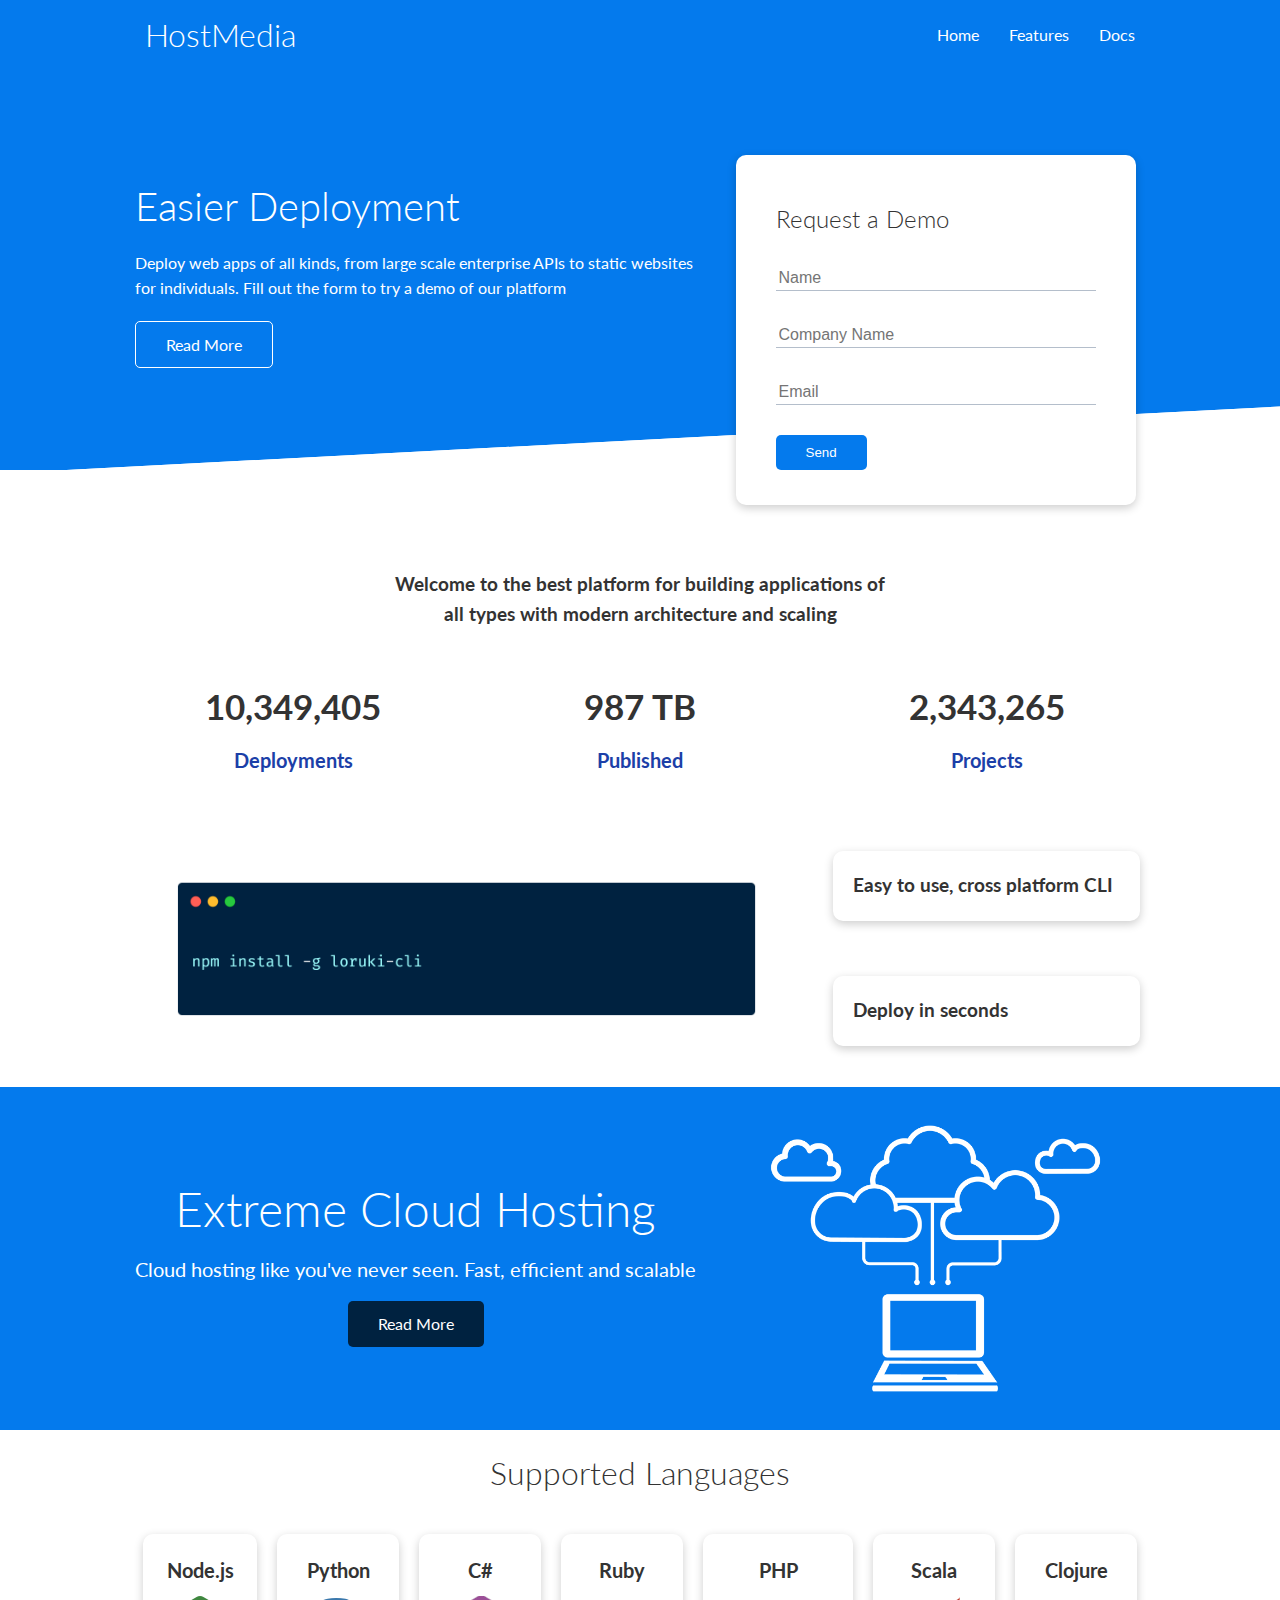
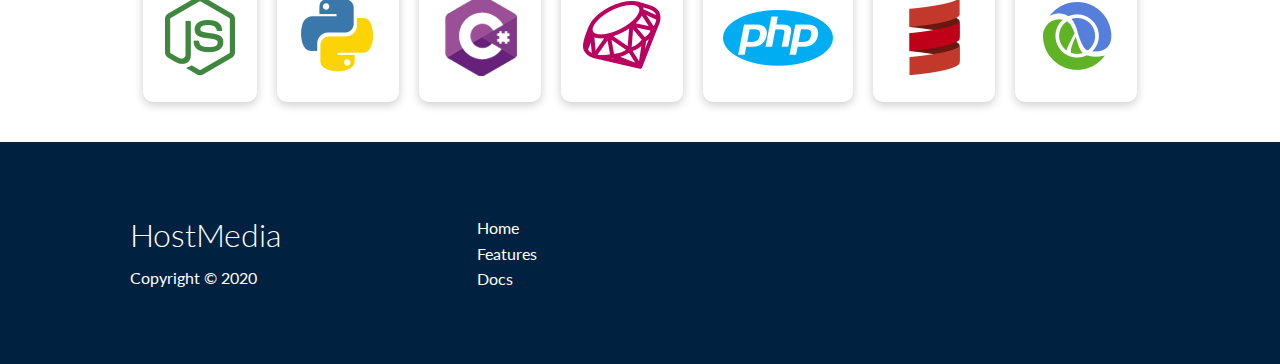
<file: index.html>
<!DOCTYPE html>
<html lang="en">
  <head>
    <meta charset="UTF-8" />
    <meta name="viewport" content="width=device-width, initial-scale=1.0" />
    <link
      rel="stylesheet"
      href="https://cdnjs.cloudflare.com/ajax/libs/font-awesome/5.15.1/css/all.min.css"
      integrity="sha512-+4zCK9k+qNFUR5X+cKL9EIR+ZOhtIloNl9GIKS57V1MyNsYpYcUrUeQc9vNfzsWfV28IaLL3i96P9sdNyeRssA=="
      crossorigin="anonymous"
    />
    <link rel="stylesheet" href="css/utilities.css" />
    <link rel="stylesheet" href="css/style.css" />
    <title>HostMedia | Cloud Hosting For Everyone</title>
  </head>
  <body>
    <!-- Navbar -->
    <div class="navbar">
      <div class="container flex">
        <h1 class="logo"><a href="index.html">HostMedia</a></h1>
        <nav>
          <ul>
            <li><a href="index.html">Home</a></li>
            <li><a href="features.html">Features</a></li>
            <li><a href="docs.html">Docs</a></li>
          </ul>
        </nav>
      </div>
    </div>

    <!-- Showcase -->
    <section class="showcase">
      <div class="container grid">
        <div class="showcase-text">
          <h1>Easier Deployment</h1>
          <p>
            Deploy web apps of all kinds, from large scale enterprise APIs to
            static websites for individuals. Fill out the form to try a demo of
            our platform
          </p>
          <a href="features.html" class="btn btn-outline">Read More</a>
        </div>

        <div class="showcase-form card">
          <h2>Request a Demo</h2>
          <!--  <form name="contact" netlify-honeypot="bot-field" method="POST" data-netlify="true">
                    <input type="hidden" name="form-name" value="contact">
                    <p class="hidden">
                        <label>Don’t fill this out if you're human: <input name="bot-field" /></label>
                      </p>
                    <div class="form-control">
                        <input type="text" name="name" placeholder="Name" required>
                    </div>
                    <div class="form-control">
                        <input type="text" name="company" placeholder="Company Name" required>
                    </div>
                    <div class="form-control">
                        <input type="email" name="email" placeholder="Email" required>
                    </div>
                    <input type="submit" value="Send" class="btn btn-primary">
                </form> -->
          <form>
            <div class="form-control">
              <input type="text" name="name" placeholder="Name" required />
            </div>
            <div class="form-control">
              <input
                type="text"
                name="company"
                placeholder="Company Name"
                required
              />
            </div>
            <div class="form-control">
              <input type="email" name="email" placeholder="Email" required />
            </div>
            <input type="submit" value="Send" class="btn btn-primary" />
          </form>
        </div>
      </div>
    </section>

    <!-- Stats -->
    <section class="stats">
      <div class="container">
        <h3 class="stats-heading text-center my-1">
          Welcome to the best platform for building applications of all types
          with modern architecture and scaling
        </h3>

        <div class="grid grid-3 text-center my-4">
          <div>
            <i class="fas fa-server fa-3x"></i>
            <h3>10,349,405</h3>
            <p class="text-secondary">Deployments</p>
          </div>
          <div>
            <i class="fas fa-upload fa-3x"></i>
            <h3>987 TB</h3>
            <p class="text-secondary">Published</p>
          </div>
          <div>
            <i class="fas fa-project-diagram fa-3x"></i>
            <h3>2,343,265</h3>
            <p class="text-secondary">Projects</p>
          </div>
        </div>
      </div>
    </section>

    <!-- Cli -->
    <section class="cli">
      <div class="container grid">
        <img src="images/cli.png" alt="" />
        <div class="card">
          <h3>Easy to use, cross platform CLI</h3>
        </div>
        <div class="card">
          <h3>Deploy in seconds</h3>
        </div>
      </div>
    </section>

    <!-- Cloud -->
    <section class="cloud bg-primary my-2 py-2">
      <div class="container grid">
        <div class="text-center">
          <h2 class="lg">Extreme Cloud Hosting</h2>
          <p class="lead my-1">
            Cloud hosting like you've never seen. Fast, efficient and scalable
          </p>
          <a href="features.html" class="btn btn-dark">Read More</a>
        </div>
        <img src="images/cloud.png" alt="" />
      </div>
    </section>

    <!-- Languages -->
    <section class="languages">
      <h2 class="md text-center my-2">Supported Languages</h2>
      <div class="container flex">
        <div class="card">
          <h4>Node.js</h4>
          <img src="images/logos/node.png" alt="" />
        </div>
        <div class="card">
          <h4>Python</h4>
          <img src="images/logos/python.png" alt="" />
        </div>
        <div class="card">
          <h4>C#</h4>
          <img src="images/logos/csharp.png" alt="" />
        </div>
        <div class="card">
          <h4>Ruby</h4>
          <img src="images/logos/ruby.png" alt="" />
        </div>
        <div class="card">
          <h4>PHP</h4>
          <img src="images/logos/php.png" alt="" />
        </div>
        <div class="card">
          <h4>Scala</h4>
          <img src="images/logos/scala.png" alt="" />
        </div>
        <div class="card">
          <h4>Clojure</h4>
          <img src="images/logos/clojure.png" alt="" />
        </div>
      </div>
    </section>

    <!-- Footer -->
    <footer class="footer bg-dark py-5">
      <div class="container grid grid-3">
        <div>
          <h1>HostMedia</h1>
          <p>Copyright &copy; 2020</p>
        </div>
        <nav>
          <ul>
            <li><a href="index.html">Home</a></li>
            <li><a href="features.html">Features</a></li>
            <li><a href="docs.html">Docs</a></li>
          </ul>
        </nav>
        <div class="social">
          <a href="#"><i class="fab fa-github fa-2x"></i></a>
          <a href="#"><i class="fab fa-facebook fa-2x"></i></a>
          <a href="#"><i class="fab fa-instagram fa-2x"></i></a>
          <a href="#"><i class="fab fa-twitter fa-2x"></i></a>
        </div>
      </div>
    </footer>
  </body>
</html>
</file>
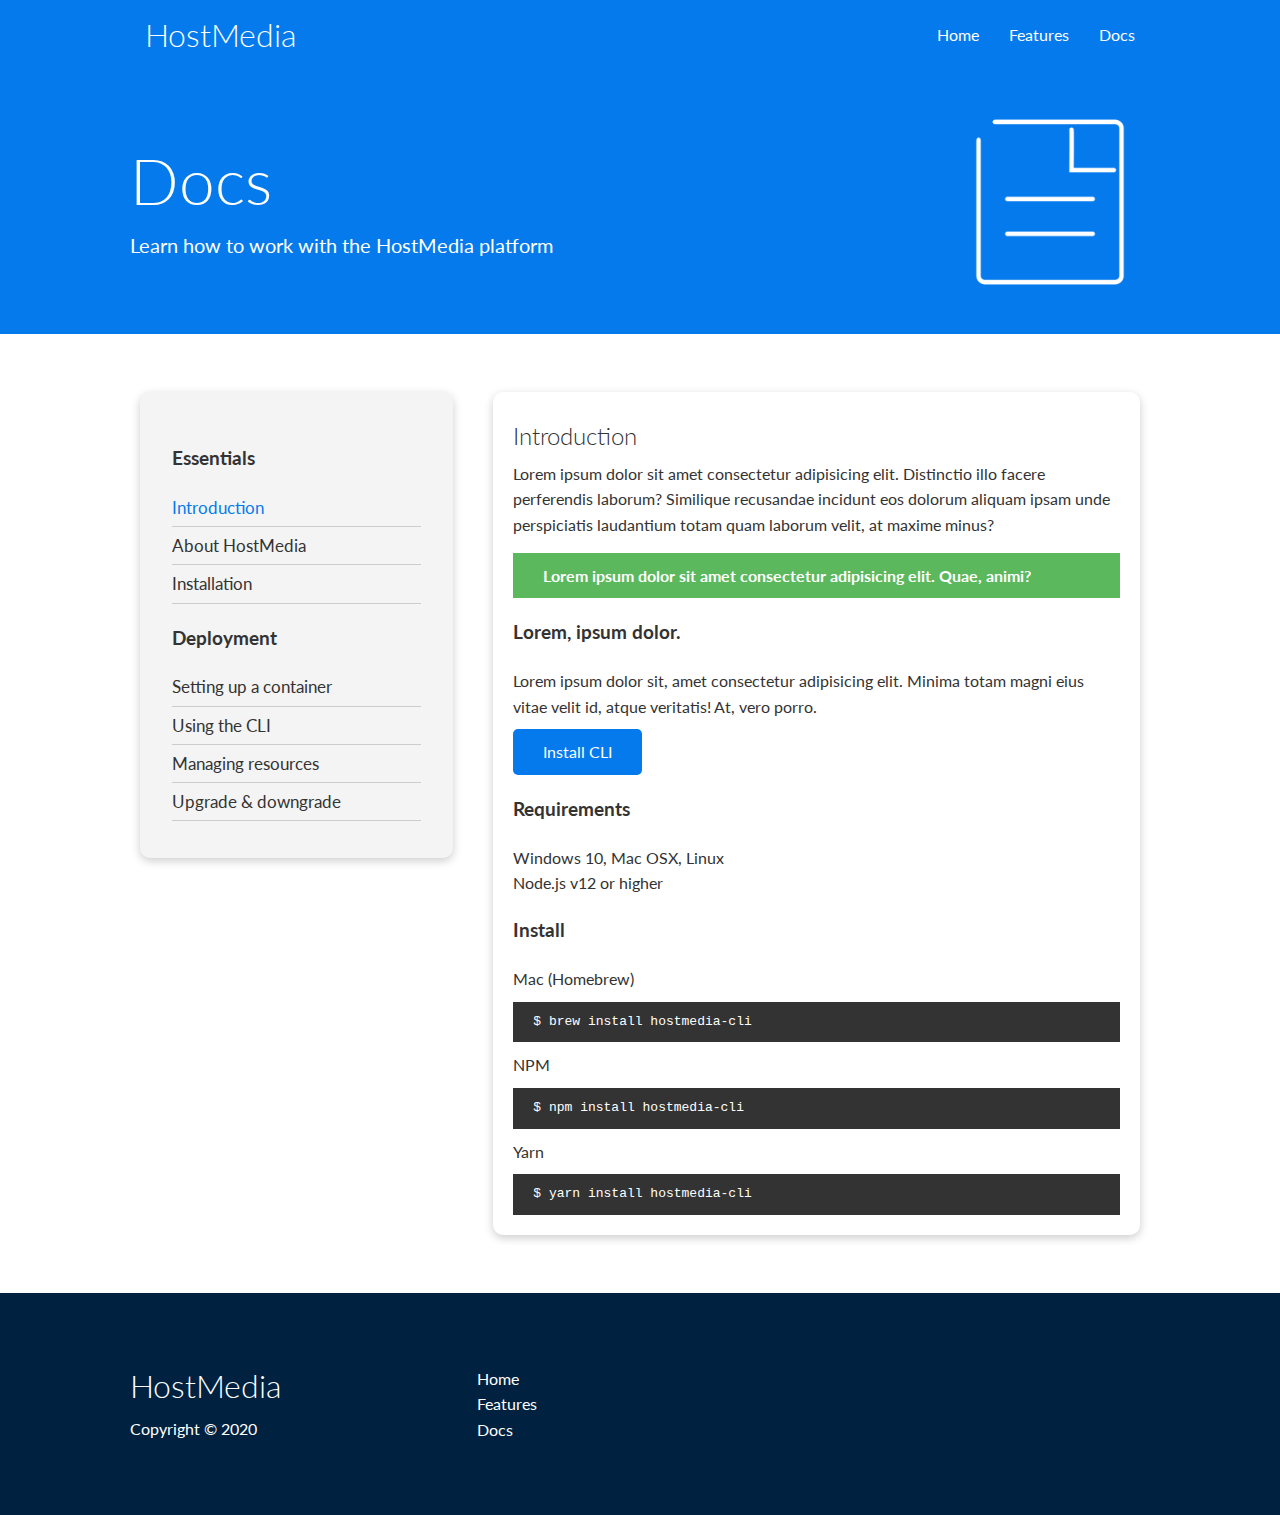
<file: docs.html>
<!DOCTYPE html>
<html lang="en">
  <head>
    <meta charset="UTF-8" />
    <meta name="viewport" content="width=device-width, initial-scale=1.0" />
    <link
      rel="stylesheet"
      href="https://cdnjs.cloudflare.com/ajax/libs/font-awesome/5.15.1/css/all.min.css"
      integrity="sha512-+4zCK9k+qNFUR5X+cKL9EIR+ZOhtIloNl9GIKS57V1MyNsYpYcUrUeQc9vNfzsWfV28IaLL3i96P9sdNyeRssA=="
      crossorigin="anonymous"
    />
    <link rel="stylesheet" href="css/utilities.css" />
    <link rel="stylesheet" href="css/style.css" />
    <title>HostMedia | Cloud Hosting For Everyone</title>
  </head>
  <body>
    <!-- Navbar -->
    <div class="navbar">
      <div class="container flex">
        <h1 class="logo"><a href="index.html">HostMedia</a></h1>
        <nav>
          <ul>
            <li><a href="index.html">Home</a></li>
            <li><a href="features.html">Features</a></li>
            <li><a href="docs.html">Docs</a></li>
          </ul>
        </nav>
      </div>
    </div>

    <!-- Head -->
    <section class="docs-head bg-primary py-3">
      <div class="container grid">
        <div>
          <h1 class="xl">Docs</h1>
          <p class="lead">Learn how to work with the HostMedia platform</p>
        </div>
        <img src="images/docs.png" alt="" />
      </div>
    </section>

    <!-- Docs main -->
    <section class="docs-main my-4">
      <div class="container grid">
        <div class="card bg-light p-3">
          <h3 class="my-2">Essentials</h3>
          <nav>
            <ul>
              <li><a class="text-primary" href="#">Introduction</a></li>
              <li><a href="#">About HostMedia</a></li>
              <li><a href="#">Installation</a></li>
            </ul>
          </nav>

          <h3 class="my-2">Deployment</h3>
          <nav>
            <ul>
              <li><a href="#">Setting up a container</a></li>
              <li><a href="#">Using the CLI</a></li>
              <li><a href="#">Managing resources</a></li>
              <li><a href="#">Upgrade & downgrade</a></li>
            </ul>
          </nav>
        </div>
        <div class="card">
          <h2>Introduction</h2>
          <p>
            Lorem ipsum dolor sit amet consectetur adipisicing elit. Distinctio
            illo facere perferendis laborum? Similique recusandae incidunt eos
            dolorum aliquam ipsam unde perspiciatis laudantium totam quam
            laborum velit, at maxime minus?
          </p>

          <div class="alert alert-success">
            <i class="fas fa-info"></i> Lorem ipsum dolor sit amet consectetur
            adipisicing elit. Quae, animi?
          </div>

          <h3>Lorem, ipsum dolor.</h3>
          <p>
            Lorem ipsum dolor sit, amet consectetur adipisicing elit. Minima
            totam magni eius vitae velit id, atque veritatis! At, vero porro.
          </p>
          <a href="#" class="btn btn-primary">Install CLI</a>

          <h3>Requirements</h3>
          <ul>
            <li>Windows 10, Mac OSX, Linux</li>
            <li>Node.js v12 or higher</li>
          </ul>

          <h3>Install</h3>
          <p>Mac (Homebrew)</p>
          <pre><code>$ brew install hostmedia-cli</code></pre>
          <p>NPM</p>
          <pre><code>$ npm install hostmedia-cli</code></pre>
          <p>Yarn</p>
          <pre><code>$ yarn install hostmedia-cli</code></pre>
        </div>
      </div>
    </section>

    <!-- Footer -->
    <footer class="footer bg-dark py-5">
      <div class="container grid grid-3">
        <div>
          <h1>HostMedia</h1>
          <p>Copyright &copy; 2020</p>
        </div>
        <nav>
          <ul>
            <li><a href="index.html">Home</a></li>
            <li><a href="features.html">Features</a></li>
            <li><a href="docs.html">Docs</a></li>
          </ul>
        </nav>
        <div class="social">
          <a href="#"><i class="fab fa-github fa-2x"></i></a>
          <a href="#"><i class="fab fa-facebook fa-2x"></i></a>
          <a href="#"><i class="fab fa-instagram fa-2x"></i></a>
          <a href="#"><i class="fab fa-twitter fa-2x"></i></a>
        </div>
      </div>
    </footer>
  </body>
</html>
</file>
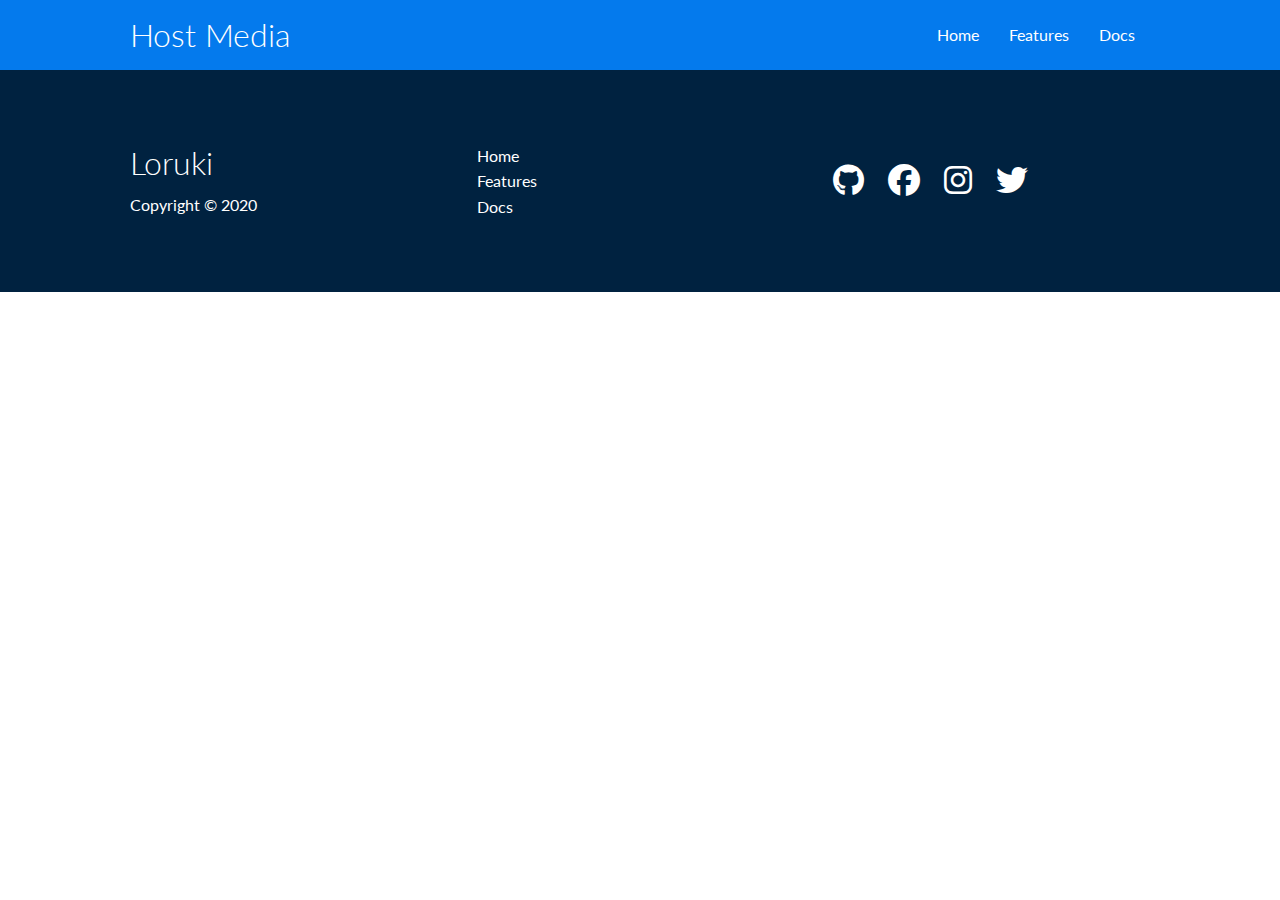
<file: features.html>
<!DOCTYPE html>
<html lang="en">
  <head>
    <meta charset="UTF-8" />
    <meta name="viewport" content="width=device-width, initial-scale=1.0" />
    <link rel="stylesheet" href="./css/style.css" />
    <link rel="stylesheet" href="./css/utilities.css" />
    <link
      rel="stylesheet"
      href="https://cdnjs.cloudflare.com/ajax/libs/font-awesome/6.7.2/css/all.min.css"
      integrity="sha512-Evv84Mr4kqVGRNSgIGL/F/aIDqQb7xQ2vcrdIwxfjThSH8CSR7PBEakCr51Ck+w+/U6swU2Im1vVX0SVk9ABhg=="
      crossorigin="anonymous"
      referrerpolicy="no-referrer"
    />
    <title>Host Media | Cloud Hosting</title>
  </head>
  <body>
    <!-- NAVBAR -->
    <div class="navbar">
      <div class="container flex">
        <h1 class="logo">Host Media</h1>
        <nav>
          <ul>
            <li><a href="index.html">Home</a></li>
            <li><a href="features.html">Features</a></li>
            <li><a href="docs.html">Docs</a></li>
          </ul>
        </nav>
      </div>
    </div>
        <!-- FOOTER -->
    <footer class="footer bg-dark py-5">
        <div class="container grid grid-3">
            <div>
                <h1>Loruki
                </h1>
                <p>Copyright &copy; 2020</p>
            </div>
            <nav>
                <ul>
                    <li><a href="index.html">Home</a></li>
                    <li><a href="features.html">Features</a></li>
                    <li><a href="docs.html">Docs</a></li>
                </ul>
            </nav>
            <div class="social">
                <a href="#"><i class="fab fa-github fa-2x"></i></a>
                <a href="#"><i class="fab fa-facebook fa-2x"></i></a>
                <a href="#"><i class="fab fa-instagram fa-2x"></i></a>
                <a href="#"><i class="fab fa-twitter fa-2x"></i></a>
            </div>
        </div>
    </footer>
        </footer>
  </body>
</html>
</file>
<file: css/utilities.css>
.container {
  max-width: 1100px;
  margin: 0 auto;
  overflow: auto;
  padding: 0 40px;
}

.card {
  background-color: #fff;
  color: #333;
  border-radius: 10px;
  box-shadow: 0 3px 10px rgba(0, 0, 0, 0.2);
  padding: 20px;
  margin: 10px;
}

.btn {
  display: inline-block;
  padding: 10px 30px;
  cursor: pointer;
  background: var(--primary-color);
  color: #fff;
  border: none;
  border-radius: 5px;
}

.btn-outline {
  background-color: transparent;
  border: 1px #fff solid;
}

.btn:hover {
  transform: scale(0.98);
}

/* Backgrounds & colored buttons */
.bg-primary,
.btn-primary {
  background-color: var(--primary-color);
  color: #fff;
}

.bg-secondary,
.btn-secondary {
  background-color: var(--secondary-color);
  color: #fff;
}

.bg-dark,
.btn-dark {
  background-color: var(--dark-color);
  color: #fff;
}

.bg-light,
.btn-light {
  background-color: var(--light-color);
  color: #333;
}

.bg-primary a,
.btn-primary a,
.bg-secondary a,
.btn-secondary a,
.bg-dark a,
.btn-dark a {
  color: #fff;
}

/* Text colors */
.text-primary {
  color: var(--primary-color);
}

.text-secondary {
  color: var(--secondary-color);
}

.text-dark {
  color: var(--dark-color);
}

.text-light {
  color: var(--light-color);
}

/* Text sizes */
.lead {
  font-size: 20px;
}

.sm {
  font-size: 1rem;
}

.md {
  font-size: 2rem;
}

.lg {
  font-size: 3rem;
}

.xl {
  font-size: 4rem;
}

.text-center {
  text-align: center;
}

/* Alert */
.alert {
  background-color: var(--light-color);
  padding: 10px 20px;
  font-weight: bold;
  margin: 15px 0;
}

.alert i {
  margin-right: 10px;
}

.alert-success {
  background-color: var(--success-color);
  color: #fff;
}

.alert-error {
  background-color: var(--error-color);
  color: #fff;
}

.flex {
  display: flex;
  justify-content: center;
  align-items: center;
  height: 100%;
}

.grid {
  display: grid;
  grid-template-columns: repeat(2, 1fr);
  gap: 20px;
  justify-content: center;
  align-items: center;
  height: 100%;
}

.grid-3 {
  grid-template-columns: repeat(3, 1fr);
}

/* Margin */
.my-1 {
  margin: 1rem 0;
}

.my-2 {
  margin: 1.5rem 0;
}

.my-3 {
  margin: 2rem 0;
}

.my-4 {
  margin: 3rem 0;
}

.my-5 {
  margin: 4rem 0;
}

.m-1 {
  margin: 1rem;
}

.m-2 {
  margin: 1.5rem;
}

.m-3 {
  margin: 2rem;
}

.m-4 {
  margin: 3rem;
}

.m-5 {
  margin: 4rem;
}

/* Padding */
.py-1 {
  padding: 1rem 0;
}

.py-2 {
  padding: 1.5rem 0;
}

.py-3 {
  padding: 2rem 0;
}

.py-4 {
  padding: 3rem 0;
}

.py-5 {
  padding: 4rem 0;
}

.p-1 {
  padding: 1rem;
}

.p-2 {
  padding: 1.5rem;
}

.p-3 {
  padding: 2rem;
}

.p-4 {
  padding: 3rem;
}

.p-5 {
  padding: 4rem;
}
</file>
<file: css/style.css>
@import url("https://fonts.googleapis.com/css2?family=Lato:wght@300&display=swap");

:root {
  --primary-color: #047aed;
  --secondary-color: #1c3fa8;
  --dark-color: #002240;
  --light-color: #f4f4f4;
  --success-color: #5cb85c;
  --error-color: #d9534f;
}

* {
  box-sizing: border-box;
  padding: 0;
  margin: 0;
}

body {
  font-family: "Lato", sans-serif;
  color: #333;
  line-height: 1.6;
}

ul {
  list-style-type: none;
}

a {
  text-decoration: none;
  color: #333;
}
h1,
h2 {
  font-weight: 300;
  line-height: 1.2;
  margin: 10px 0;
}

p {
  margin: 10px 0;
}

img {
  width: 100%;
}

code,
pre {
  background: #333;
  color: #fff;
  padding: 10px;
}

.hidden {
  visibility: hidden;
  height: 0;
}

/* Navbar */
.navbar {
  background-color: var(--primary-color);
  color: #fff;
  height: 70px;
}

.navbar ul {
  display: flex;
}

.navbar a {
  color: #fff;
  padding: 10px;
  margin: 0 5px;
}

.navbar ul a:hover {
  border-bottom: 2px #fff solid;
}

.navbar .flex {
  justify-content: space-between;
}

/* Showcase */
.showcase {
  height: 400px;
  background-color: var(--primary-color);
  color: #fff;
  position: relative;
}

.showcase h1 {
  font-size: 40px;
}

.showcase p {
  margin: 20px 0;
}

.showcase .grid {
  overflow: visible;
  grid-template-columns: 55% auto;
  gap: 30px;
}

.showcase-text {
  animation: slideInFromLeft 1s ease-in;
}

.showcase-form {
  position: relative;
  top: 60px;
  height: 350px;
  width: 400px;
  padding: 40px;
  z-index: 100;
  justify-self: flex-end;
  animation: slideInFromRight 1s ease-in;
}

.showcase-form .form-control {
  margin: 30px 0;
}

.showcase-form input[type="text"],
.showcase-form input[type="email"] {
  border: 0;
  border-bottom: 1px solid #b4becb;
  width: 100%;
  padding: 3px;
  font-size: 16px;
}

.showcase-form input:focus {
  outline: none;
}

.showcase::before,
.showcase::after {
  content: "";
  position: absolute;
  height: 100px;
  bottom: -70px;
  right: 0;
  left: 0;
  background: #fff;
  transform: skewY(-3deg);
  -webkit-transform: skewY(-3deg);
  -moz-transform: skewY(-3deg);
  -ms-transform: skewY(-3deg);
}

/* Stats */
.stats {
  padding-top: 100px;
  animation: slideInFromBottom 1s ease-in;
}

.stats-heading {
  max-width: 500px;
  margin: auto;
}

.stats .grid h3 {
  font-size: 35px;
}

.stats .grid p {
  font-size: 20px;
  font-weight: bold;
}

/* Cli */
.cli .grid {
  grid-template-columns: repeat(3, 1fr);
  grid-template-rows: repeat(2, 1fr);
}

.cli .grid > *:first-child {
  grid-column: 1 / span 2;
  grid-row: 1 / span 2;
}

/* Cloud */
.cloud .grid {
  grid-template-columns: 4fr 3fr;
}

/* Languages */

.languages .flex {
  flex-wrap: wrap;
}

.languages .card {
  text-align: center;
  margin: 18px 10px 40px;
  transition: transform 0.2s ease-in;
}

.languages .card h4 {
  font-size: 20px;
  margin-bottom: 10px;
}

.languages .card:hover {
  transform: translateY(-15px);
}

/* Features */
.features-head img,
.docs-head img {
  width: 200px;
  justify-self: flex-end;
}

.features-sub-head img {
  width: 300px;
  justify-self: flex-end;
}

.features-main .card > i {
  margin-right: 20px;
}

.features-main .grid {
  padding: 30px;
}

.features-main .grid > *:first-child {
  grid-column: 1 / span 3;
}

.features-main .grid > *:nth-child(2) {
  grid-column: 1 / span 2;
}

/* Docs */
.docs-main h3 {
  margin: 20px 0;
}

.docs-main .grid {
  grid-template-columns: 1fr 2fr;
  align-items: flex-start;
}

.docs-main nav li {
  font-size: 17px;
  padding-bottom: 5px;
  margin-bottom: 5px;
  border-bottom: 1px #ccc solid;
}

.docs-main a:hover {
  font-weight: bold;
}

/* Footer */
.footer .social a {
  margin: 0 10px;
}

.fa-github:hover {
  color: #000000;
}

.fa-facebook:hover {
  color: #1773ea;
}

.fa-instagram:hover {
  color: #b32e87;
}

.fa-twitter:hover {
  color: #1c9cea;
}

/* Animations */
@keyframes slideInFromLeft {
  0% {
    transform: translateX(-100%);
  }

  100% {
    transform: translateX(0);
  }
}

@keyframes slideInFromRight {
  0% {
    transform: translateX(100%);
  }

  100% {
    transform: translateX(0);
  }
}

@keyframes slideInFromTop {
  0% {
    transform: translateY(-100%);
  }

  100% {
    transform: translateX(0);
  }
}

@keyframes slideInFromBottom {
  0% {
    transform: translateY(100%);
  }

  100% {
    transform: translateX(0);
  }
}
@media (max-width: 1000px) {
  .showcase-form {
    width: 340px;
  }
}

/* Tablets and under */
@media (max-width: 768px) {
  .grid,
  .showcase .grid,
  .stats .grid,
  .cli .grid,
  .cloud .grid,
  .features-main .grid,
  .docs-main .grid {
    grid-template-columns: 1fr;
    grid-template-rows: 1fr;
  }

  .showcase {
    height: auto;
  }

  .showcase-text {
    text-align: center;
    margin-top: 40px;
    animation: slideInFromTop 1s ease-in;
  }

  .showcase-form {
    justify-self: center;
    margin: auto;
    animation: slideInFromBottom 1s ease-in;
  }

  .cli .grid > *:first-child {
    grid-column: 1;
    grid-row: 1;
  }

  .features-head,
  .features-sub-head,
  .docs-head {
    text-align: center;
  }

  .features-head img,
  .features-sub-head img,
  .docs-head img {
    justify-self: center;
  }

  .features-main .grid > *:first-child,
  .features-main .grid > *:nth-child(2) {
    grid-column: 1;
  }
}

/* Mobile */
@media (max-width: 500px) {
  .navbar {
    height: 110px;
  }

  .navbar .flex {
    flex-direction: column;
  }

  .navbar ul {
    padding: 10px;
    background-color: rgba(0, 0, 0, 0.1);
  }

  .showcase-form {
    width: 300px;
  }
}
</file>
